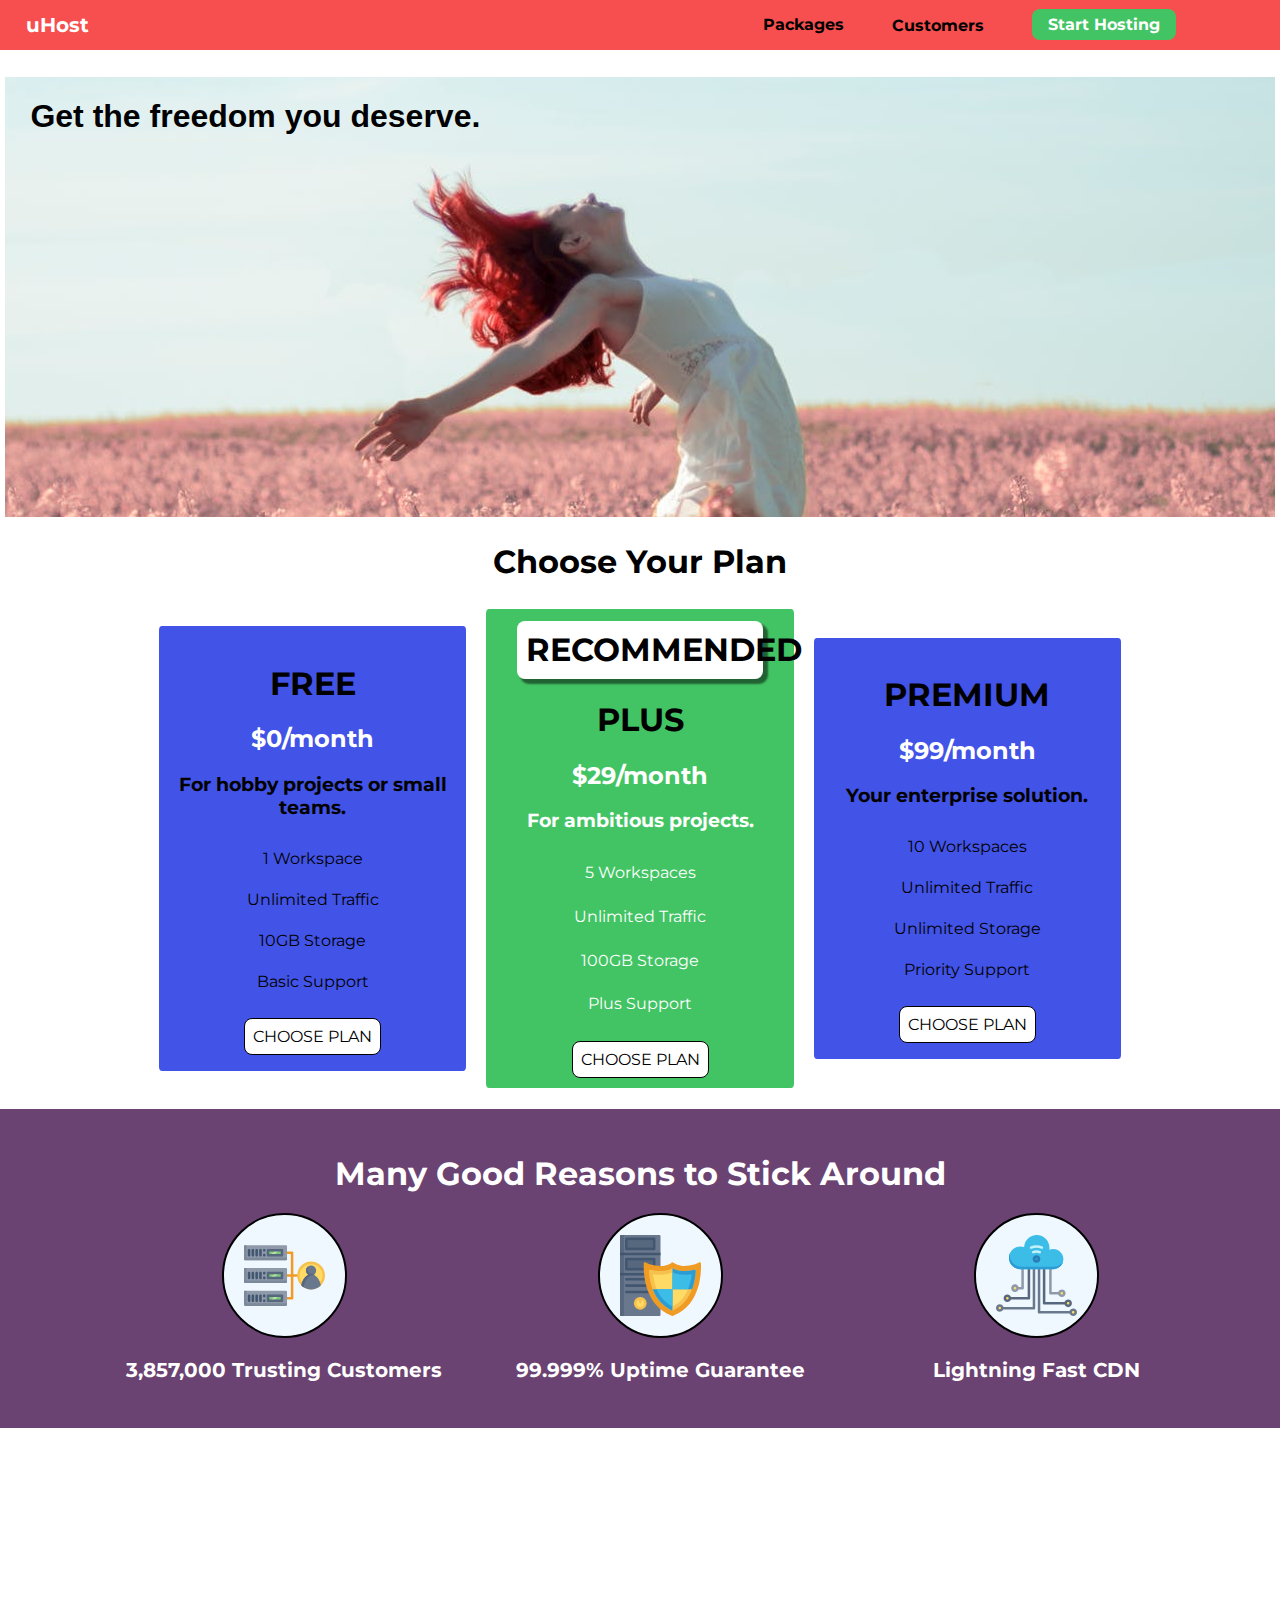
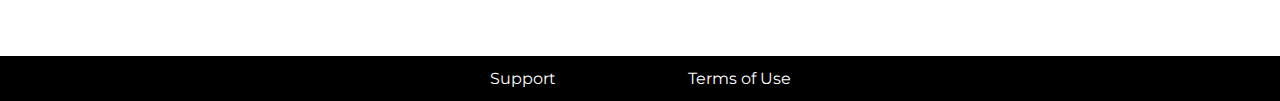
<file: index.html>
<!DOCTYPE html>
<html lang="en">

<head>
    <meta charset="UTF-8">
    <meta http-equiv="X-UA-Compatible" content="ie=edge">
    <title>uHost</title>
    <link rel="shortcut icon" href="favicon.png">
    <link href="https://fonts.googleapis.com/css?family=Anton&display=swap" rel="stylesheet">
    <link href="https://fonts.googleapis.com/css?family=Montserrat:400,700&display=swap" rel="stylesheet">
    <link rel="stylesheet" href="shared.css">
    <link rel="stylesheet" href="main.css">


</head>

<body>
    <div class="main-container">
        <header class="main-header">
            <div>
                <a class="main-header__brand" href="index.html">
                    uHost
                </a>
            </div>
            <nav class="main-nav">
                <ul class="main-nav__items">
                    <li class="main-nav__item">
                        <a href="packages/index.html">Packages</a>
                    </li>
                    <li class="main-nav__item">
                        <a href="customers/index.html">Customers</a>
                    </li>
                    <li class="main-nav__item main-nav__item--cta">
                        <a href="start-hosting/index.html">Start Hosting</a>
                    </li>
                </ul>
            </nav>
        </header>
        <main>
            <section id="product-overview">
                <h1>Get the freedom you deserve.</h1>
            </section>
            <section id="plans">
                <h1 class="section-title">Choose Your Plan</h1>
                            <div>
                                <article class="plan">
                                    <h1 class="plan__title">FREE</h1>
                                    <h2 class="plan__price">$0/month</h2>
                                    <h3>For hobby projects or small teams.</h3>
                                    <ul class="plan__features">
                                        <li>1 Workspace</li>
                                        <li>Unlimited Traffic</li>
                                        <li>10GB Storage</li>
                                        <li>Basic Support</li>
                                    </ul>
                                    <div>
                                        <button class="button">CHOOSE PLAN</button>
                                    </div>
                                </article>
                                <article class="plan plan--highlighted">
                                    <h1 class="plan__annotation">RECOMMENDED</h1>
                                    <h1 class="plan__title">PLUS</h1>
                                    <h2 class="plan__price">$29/month</h2>
                                    <h3>For ambitious projects.</h3>
                                    <ul class="plan__features">
                                        <li>5 Workspaces</li>
                                        <li>Unlimited Traffic</li>
                                        <li>100GB Storage</li>
                                        <li>Plus Support</li>
                                    </ul>
                                    <div>
                                        <button class="button highlighted-button">CHOOSE PLAN</button>
                                    </div>
                                </article>
                                <article class="plan">
                                    <h1 class="plan__title">PREMIUM</h1>
                                    <h2 class="plan__price">$99/month</h2>
                                    <h3>Your enterprise solution.</h3>
                                    <ul class="plan__features plan__features--premium">
                                        <li>10 Workspaces</li>
                                        <li>Unlimited Traffic</li>
                                        <li>Unlimited Storage</li>
                                        <li>Priority Support</li>
                                    </ul>
                                    <div>
                                        <button class="button">CHOOSE PLAN</button>
                                    </div>
                                </article>
                            </div>
            </section>
            <section id="key-features">
                <h1 class="section-title">Many Good Reasons to Stick Around</h1>
                <ul class="key-feature__list">
                    <li class="key-feature">
                        <div class="key-feature__image">
                                                    <svg viewBox="0 0 512 512">
                                                        <path style="fill:#F09B24;"
                                                            d="M344,248h-32V112c0-4.418-3.582-8-8-8h-40c-4.418,0-8,3.582-8,8s3.582,8,8,8h32v128h-32  c-4.418,0-8,3.582-8,8s3.582,8,8,8h32v128h-32c-4.418,0-8,3.582-8,8s3.582,8,8,8h40c4.418,0,8-3.582,8-8V264h32c4.418,0,8-3.582,8-8  S348.418,248,344,248z" />
                                                        <path style="fill:#8E9AA9;"
                                                            d="M264,64H8c-4.418,0-8,3.582-8,8v80c0,4.418,3.582,8,8,8h256c4.418,0,8-3.582,8-8V72  C272,67.582,268.418,64,264,64z" />
                                                        <path style="fill:#7C899B;"
                                                            d="M24,144c-4.418,0-8-3.582-8-8V64H8c-4.418,0-8,3.582-8,8v80c0,4.418,3.582,8,8,8h256  c4.418,0,8-3.582,8-8v-8H24z" />
                                                        <rect x="152" y="96" style="fill:#B8E3A8;" width="88" height="32" />
                                                        <g>
                                                            <polygon style="fill:#7EC97D;" points="152,96 152,128 166,128 198,96  " />
                                                            <polygon style="fill:#7EC97D;" points="220,96 188,128 240,128 240,96  " />
                                                        </g>
                                                        <path style="fill:#56677E;"
                                                            d="M240,136h-88c-4.418,0-8-3.582-8-8V96c0-4.418,3.582-8,8-8h88c4.418,0,8,3.582,8,8v32  C248,132.418,244.418,136,240,136z M160,120h72v-16h-72V120z" />
                                                        <g>
                                                            <path style="fill:#435670;"
                                                                d="M32,136c-4.418,0-8-3.582-8-8V96c0-4.418,3.582-8,8-8s8,3.582,8,8v32C40,132.418,36.418,136,32,136z   " />
                                                            <path style="fill:#435670;"
                                                                d="M56,136c-4.418,0-8-3.582-8-8V96c0-4.418,3.582-8,8-8s8,3.582,8,8v32C64,132.418,60.418,136,56,136z   " />
                                                            <path style="fill:#435670;"
                                                                d="M80,136c-4.418,0-8-3.582-8-8V96c0-4.418,3.582-8,8-8s8,3.582,8,8v32C88,132.418,84.418,136,80,136z   " />
                                                            <path style="fill:#435670;"
                                                                d="M104,136c-4.418,0-8-3.582-8-8V96c0-4.418,3.582-8,8-8s8,3.582,8,8v32   C112,132.418,108.418,136,104,136z" />
                                                            <path style="fill:#435670;"
                                                                d="M128,105c-4.418,0-8-3.582-8-8v-1c0-4.418,3.582-8,8-8s8,3.582,8,8v1   C136,101.418,132.418,105,128,105z" />
                                                            <path style="fill:#435670;"
                                                                d="M128,136c-4.418,0-8-3.582-8-8v-1c0-4.418,3.582-8,8-8s8,3.582,8,8v1   C136,132.418,132.418,136,128,136z" />
                                                        </g>
                                                        <path style="fill:#8E9AA9;"
                                                            d="M264,208H8c-4.418,0-8,3.582-8,8v80c0,4.418,3.582,8,8,8h256c4.418,0,8-3.582,8-8v-80  C272,211.582,268.418,208,264,208z" />
                                                        <path style="fill:#7C899B;"
                                                            d="M24,288c-4.418,0-8-3.582-8-8v-72H8c-4.418,0-8,3.582-8,8v80c0,4.418,3.582,8,8,8h256  c4.418,0,8-3.582,8-8v-8H24z" />
                                                        <rect x="152" y="240" style="fill:#B8E3A8;" width="88" height="32" />
                                                        <g>
                                                            <polygon style="fill:#7EC97D;" points="152,240 152,272 166,272 198,240  " />
                                                            <polygon style="fill:#7EC97D;" points="220,240 188,272 240,272 240,240  " />
                                                        </g>
                                                        <path style="fill:#56677E;"
                                                            d="M240,280h-88c-4.418,0-8-3.582-8-8v-32c0-4.418,3.582-8,8-8h88c4.418,0,8,3.582,8,8v32  C248,276.418,244.418,280,240,280z M160,264h72v-16h-72V264z" />
                                                        <g>
                                                            <path style="fill:#435670;"
                                                                d="M32,280c-4.418,0-8-3.582-8-8v-32c0-4.418,3.582-8,8-8s8,3.582,8,8v32C40,276.418,36.418,280,32,280   z" />
                                                            <path style="fill:#435670;"
                                                                d="M56,280c-4.418,0-8-3.582-8-8v-32c0-4.418,3.582-8,8-8s8,3.582,8,8v32C64,276.418,60.418,280,56,280   z" />
                                                            <path style="fill:#435670;"
                                                                d="M80,280c-4.418,0-8-3.582-8-8v-32c0-4.418,3.582-8,8-8s8,3.582,8,8v32C88,276.418,84.418,280,80,280   z" />
                                                            <path style="fill:#435670;"
                                                                d="M104,280c-4.418,0-8-3.582-8-8v-32c0-4.418,3.582-8,8-8s8,3.582,8,8v32   C112,276.418,108.418,280,104,280z" />
                                                            <path style="fill:#435670;"
                                                                d="M128,249c-4.418,0-8-3.582-8-8v-1c0-4.418,3.582-8,8-8s8,3.582,8,8v1   C136,245.418,132.418,249,128,249z" />
                                                            <path style="fill:#435670;"
                                                                d="M128,280c-4.418,0-8-3.582-8-8v-1c0-4.418,3.582-8,8-8s8,3.582,8,8v1   C136,276.418,132.418,280,128,280z" />
                                                        </g>
                                                        <path style="fill:#8E9AA9;"
                                                            d="M264,352H8c-4.418,0-8,3.582-8,8v80c0,4.418,3.582,8,8,8h256c4.418,0,8-3.582,8-8v-80  C272,355.582,268.418,352,264,352z" />
                                                        <path style="fill:#7C899B;"
                                                            d="M24,432c-4.418,0-8-3.582-8-8v-72H8c-4.418,0-8,3.582-8,8v80c0,4.418,3.582,8,8,8h256  c4.418,0,8-3.582,8-8v-8H24z" />
                                                        <rect x="152" y="384" style="fill:#B8E3A8;" width="88" height="32" />
                                                        <g>
                                                            <polygon style="fill:#7EC97D;" points="152,384 152,416 166,416 198,384  " />
                                                            <polygon style="fill:#7EC97D;" points="220,384 188,416 240,416 240,384  " />
                                                        </g>
                                                        <path style="fill:#56677E;"
                                                            d="M240,424h-88c-4.418,0-8-3.582-8-8v-32c0-4.418,3.582-8,8-8h88c4.418,0,8,3.582,8,8v32  C248,420.418,244.418,424,240,424z M160,408h72v-16h-72V408z" />
                                                        <g>
                                                            <path style="fill:#435670;"
                                                                d="M32,424c-4.418,0-8-3.582-8-8v-32c0-4.418,3.582-8,8-8s8,3.582,8,8v32C40,420.418,36.418,424,32,424   z" />
                                                            <path style="fill:#435670;"
                                                                d="M56,424c-4.418,0-8-3.582-8-8v-32c0-4.418,3.582-8,8-8s8,3.582,8,8v32C64,420.418,60.418,424,56,424   z" />
                                                            <path style="fill:#435670;"
                                                                d="M80,424c-4.418,0-8-3.582-8-8v-32c0-4.418,3.582-8,8-8s8,3.582,8,8v32C88,420.418,84.418,424,80,424   z" />
                                                            <path style="fill:#435670;"
                                                                d="M104,424c-4.418,0-8-3.582-8-8v-32c0-4.418,3.582-8,8-8s8,3.582,8,8v32   C112,420.418,108.418,424,104,424z" />
                                                            <path style="fill:#435670;"
                                                                d="M128,393c-4.418,0-8-3.582-8-8v-1c0-4.418,3.582-8,8-8s8,3.582,8,8v1   C136,389.418,132.418,393,128,393z" />
                                                            <path style="fill:#435670;"
                                                                d="M128,424c-4.418,0-8-3.582-8-8v-1c0-4.418,3.582-8,8-8s8,3.582,8,8v1   C136,420.418,132.418,424,128,424z" />
                                                        </g>
                                                        <path style="fill:#F7C14D;"
                                                            d="M424,168c-48.523,0-88,39.477-88,88s39.477,88,88,88s88-39.477,88-88S472.523,168,424,168z" />
                                                        <path style="fill:#FFDB66;"
                                                            d="M424,184c-39.701,0-72,32.299-72,72s32.299,72,72,72s72-32.299,72-72S463.701,184,424,184z" />
                                                        <path style="fill:#69788D;"
                                                            d="M484.893,314.16C476.393,274.588,451.922,248,424,248s-52.393,26.588-60.893,66.16  c-0.605,2.82,0.354,5.749,2.511,7.664C381.731,336.124,402.465,344,424,344s42.269-7.876,58.381-22.176  C484.539,319.909,485.498,316.98,484.893,314.16z" />
                                                        <path style="fill:#56677E;"
                                                            d="M434.053,249.171C430.768,248.403,427.411,248,424,248c-27.922,0-52.393,26.588-60.893,66.16  c-0.605,2.82,0.354,5.749,2.511,7.664c3.383,3.002,6.979,5.703,10.734,8.125C384.904,286.243,407.373,255.378,434.053,249.171z" />
                                                        <path style="fill:#69788D;"
                                                            d="M424,192c-17.645,0-32,14.355-32,32s14.355,32,32,32s32-14.355,32-32S441.645,192,424,192z" />
                                                        <path style="fill:#56677E;"
                                                            d="M432,248c-17.645,0-32-14.355-32-32c0-6.783,2.128-13.076,5.742-18.258  C397.444,203.53,392,213.138,392,224c0,17.645,14.355,32,32,32c10.862,0,20.471-5.444,26.258-13.742  C445.076,245.872,438.783,248,432,248z" />
                                                    
                                                    </svg>
                        </div>
                        <p class="key-feature__description">3,857,000 Trusting Customers</p>
                    </li>
                    <li class="key-feature">
                        <div class="key-feature__image">
                                                    <svg viewBox="0 0 512 512">
                                                        <path style="fill:#69788D;"
                                                            d="M248,0H8C3.582,0,0,3.582,0,8v496c0,4.418,3.582,8,8,8h240c4.418,0,8-3.582,8-8V8  C256,3.582,252.418,0,248,0z" />
                                                        <path style="fill:#56677E;"
                                                            d="M24,504V8c0-4.418,3.582-8,8-8H8C3.582,0,0,3.582,0,8v496c0,4.418,3.582,8,8,8h24  C27.582,512,24,508.418,24,504z" />
                                                        <g>
                                                            <rect x="0" y="112" style="fill:#435670;" width="256" height="16" />
                                                            <rect x="0" y="240" style="fill:#435670;" width="256" height="16" />
                                                        </g>
                                                        <path style="fill:#F7C14D;"
                                                            d="M128,392c-22.056,0-40,17.944-40,40s17.944,40,40,40s40-17.944,40-40S150.056,392,128,392z" />
                                                        <path style="fill:#FFDB66;"
                                                            d="M128,408c-13.233,0-24,10.767-24,24s10.767,24,24,24s24-10.767,24-24S141.233,408,128,408z" />
                                                        <path style="fill:#F7C14D;"
                                                            d="M128,392c-2.739,0-5.414,0.278-8,0.805V424c0,4.418,3.582,8,8,8c4.418,0,8-3.582,8-8v-31.195  C133.414,392.278,130.739,392,128,392z" />
                                                        <g>
                                                            <path style="fill:#435670;"
                                                                d="M216,288H40c-4.418,0-8-3.582-8-8s3.582-8,8-8h176c4.418,0,8,3.582,8,8S220.418,288,216,288z" />
                                                            <path style="fill:#435670;"
                                                                d="M216,328H40c-4.418,0-8-3.582-8-8s3.582-8,8-8h176c4.418,0,8,3.582,8,8S220.418,328,216,328z" />
                                                            <path style="fill:#435670;"
                                                                d="M216,368H40c-4.418,0-8-3.582-8-8s3.582-8,8-8h176c4.418,0,8,3.582,8,8S220.418,368,216,368z" />
                                                            <path style="fill:#435670;"
                                                                d="M216,16H40c-4.418,0-8,3.582-8,8v64c0,4.418,3.582,8,8,8h176c4.418,0,8-3.582,8-8V24   C224,19.582,220.418,16,216,16z" />
                                                        </g>
                                                        <rect x="48" y="32" style="fill:#56677E;" width="160" height="48" />
                                                        <path style="fill:#435670;"
                                                            d="M216,144H40c-4.418,0-8,3.582-8,8v64c0,4.418,3.582,8,8,8h176c4.418,0,8-3.582,8-8v-64  C224,147.582,220.418,144,216,144z" />
                                                        <rect x="48" y="160" style="fill:#56677E;" width="160" height="48" />
                                                        <path style="fill:#F09B24;"
                                                            d="M511.747,180.237c-0.194-6.537-8.107-10.107-13.135-5.894c-5.6,4.693-42.904,21.282-98.514,21.282  c-33.45,0-64.625-20.999-64.929-21.206c-2.9-1.991-6.764-1.85-9.512,0.346c-2.677,2.135-27.201,20.86-63.793,20.86  c-55.607,0-92.914-16.589-98.515-21.282c-5.028-4.211-12.941-0.645-13.135,5.894c-1.634,54.834,4.655,105.941,18.693,151.903  c12.096,39.604,29.759,74.047,52.497,102.373c27.538,34.304,62.743,59.882,104.66,76.045c3.069,1.918,6.757,1.921,9.83,0  c41.917-16.163,77.122-41.741,104.66-76.045c22.738-28.326,40.401-62.77,52.497-102.373  C507.092,286.179,513.381,235.071,511.747,180.237z" />
                                                        <path style="fill:#F7C14D;"
                                                            d="M476.21,221.226c-1.953-1.631-4.568-2.235-7.036-1.628c-21.686,5.327-44.926,8.028-69.075,8.028  c-25.926,0-49.633-8.975-64.955-16.504c-2.307-1.134-5.016-1.091-7.284,0.116c-14.059,7.477-36.919,16.388-65.994,16.388  c-24.153,0-47.394-2.701-69.075-8.028c-5.155-1.268-10.221,2.966-9.894,8.261c2.077,33.693,7.668,65.635,16.616,94.935  c22.774,74.565,66.139,126.334,128.888,153.868c2.032,0.891,4.397,0.891,6.43,0c61.777-27.107,104.716-78.876,127.62-153.868  c8.948-29.3,14.539-61.241,16.616-94.935C479.224,225.319,478.163,222.856,476.21,221.226z" />
                                                        <path style="fill:#FFDB66;"
                                                            d="M331.609,451.727c-52.604-25.289-89.304-70.987-109.144-135.944  c-6.532-21.39-11.162-44.336-13.82-68.447c17.133,2.852,34.952,4.291,53.22,4.291c29.394,0,53.376-7.793,69.978-15.561  c17.44,7.736,41.656,15.561,68.256,15.561c18.267,0,36.085-1.439,53.219-4.291c-2.659,24.112-7.288,47.06-13.82,68.448  C419.545,381.108,383.27,426.805,331.609,451.727z" />
                                                        <g>
                                                            <path style="fill:#2C9DD4;"
                                                                d="M479.066,227.858c0.157-2.539-0.903-5.002-2.856-6.633s-4.568-2.235-7.036-1.628   c-21.686,5.327-44.926,8.028-69.075,8.028c-25.926,0-49.633-8.975-64.955-16.504c-1.057-0.52-2.2-0.78-3.345-0.806l-0.072,133.351   h123.601c2.556-6.746,4.933-13.702,7.123-20.874C471.398,293.493,476.989,261.552,479.066,227.858z" />
                                                            <path style="fill:#2C9DD4;"
                                                                d="M206.658,343.667c24.153,63.42,65.028,108.108,121.743,132.995c1.031,0.452,2.147,0.673,3.263,0.666   l0.063-133.661H206.658z" />
                                                        </g>
                                                        <g>
                                                            <path style="fill:#3CBDE8;"
                                                                d="M439.497,315.783c6.532-21.389,11.161-44.336,13.82-68.448c-17.134,2.852-34.952,4.291-53.219,4.291   c-26.6,0-50.815-7.824-68.256-15.561l-0.116,107.601h97.758C433.179,334.807,436.524,325.518,439.497,315.783z" />
                                                            <path style="fill:#3CBDE8;"
                                                                d="M232.523,343.667c21.144,50.298,54.363,86.56,99.087,108.06l0.117-108.06H232.523z" />
                                                        </g>
                                                    </svg>
                        </div>
                        <p class="key-feature__description">99.999% Uptime Guarantee</p>
                    </li>
                    <li class="key-feature">
                        <div class="key-feature__image">
                                                    <svg viewBox="0 0 512 512">
                                                        <path style="fill:#8E9AA9;"
                                                            d="M168,200c-4.418,0-8,3.582-8,8v120h-17.376c-3.302-9.311-12.194-16-22.624-16  c-13.234,0-24,10.767-24,24s10.766,24,24,24c10.429,0,19.321-6.689,22.624-16H168c4.418,0,8-3.582,8-8V208  C176,203.582,172.418,200,168,200z" />
                                                        <path style="fill:#FFDB66;" d="M120,328c-4.411,0-8,3.589-8,8s3.589,8,8,8s8-3.589,8-8S124.411,328,120,328z" />
                                                        <path style="fill:#56677E;"
                                                            d="M208,200c-4.418,0-8,3.582-8,8v184H94.624C91.322,382.689,82.43,376,72,376  c-13.234,0-24,10.767-24,24s10.766,24,24,24c10.429,0,19.321-6.689,22.624-16H208c4.418,0,8-3.582,8-8V208  C216,203.582,212.418,200,208,200z" />
                                                        <path style="fill:#FFDB66;" d="M72,392c-4.411,0-8,3.589-8,8s3.589,8,8,8s8-3.589,8-8S76.411,392,72,392z" />
                                                        <path style="fill:#69788D;"
                                                            d="M240,208c-4.418,0-8,3.582-8,8v239H47.24c-2.671-10.34-12.078-18-23.24-18c-13.234,0-24,10.767-24,24  s10.766,24,24,24c9.666,0,18.009-5.747,21.809-14H240c4.418,0,8-3.582,8-8V216C248,211.582,244.418,208,240,208z" />
                                                        <path style="fill:#FFDB66;" d="M24,453c-4.411,0-8,3.589-8,8s3.589,8,8,8s8-3.589,8-8S28.411,453,24,453z" />
                                                        <path style="fill:#69788D;"
                                                            d="M488,464c-10.429,0-19.321,6.689-22.624,16H280V208c0-4.418-3.582-8-8-8s-8,3.582-8,8v280  c0,4.418,3.582,8,8,8h193.376c3.302,9.311,12.194,16,22.624,16c13.234,0,24-10.767,24-24S501.234,464,488,464z" />
                                                        <path style="fill:#FFDB66;" d="M488,480c-4.411,0-8,3.589-8,8s3.589,8,8,8s8-3.589,8-8S492.411,480,488,480z" />
                                                        <path style="fill:#56677E;"
                                                            d="M456,408c-10.429,0-19.321,6.689-22.624,16H312V208c0-4.418-3.582-8-8-8s-8,3.582-8,8v224  c0,4.418,3.582,8,8,8h129.376c3.302,9.311,12.194,16,22.624,16c13.234,0,24-10.767,24-24S469.234,408,456,408z" />
                                                        <path style="fill:#FFDB66;" d="M456,424c-4.411,0-8,3.589-8,8s3.589,8,8,8s8-3.589,8-8S460.411,424,456,424z" />
                                                        <path style="fill:#8E9AA9;"
                                                            d="M416,344c-10.429,0-19.321,6.689-22.624,16H352V208c0-4.418-3.582-8-8-8s-8,3.582-8,8v160  c0,4.418,3.582,8,8,8h49.376c3.302,9.311,12.194,16,22.624,16c13.234,0,24-10.767,24-24S429.234,344,416,344z" />
                                                        <path style="fill:#FFDB66;" d="M416,360c-4.411,0-8,3.589-8,8s3.589,8,8,8s8-3.589,8-8S420.411,360,416,360z" />
                                                        <path style="fill:#3CBDE8;"
                                                            d="M362,88c-8.741,0-17.231,1.751-25.06,5.085C337.646,88.797,338,84.43,338,80  c0-44.112-35.888-80-80-80c-42.823,0-77.895,33.816-79.909,76.149C170.393,73.415,162.244,72,154,72c-39.701,0-72,32.299-72,72  s32.299,72,72,72h208c35.29,0,64-28.71,64-64S397.29,88,362,88z" />
                                                        <path style="fill:#2C9DD4;"
                                                            d="M368,200H160c-39.701,0-72-32.299-72-72c0-5.863,0.721-11.559,2.05-17.019  C84.918,120.88,82,132.102,82,144c0,39.701,32.299,72,72,72h208c30.389,0,55.88-21.296,62.379-49.743  C413.565,186.327,392.352,200,368,200z" />
                                                        <path style="fill:#2A7DB5;"
                                                            d="M256,128c-13.234,0-24,10.767-24,24s10.766,24,24,24c13.233,0,24-10.767,24-24S269.233,128,256,128z" />
                                                        <path style="fill:#2C9DD4;"
                                                            d="M256,144c-4.411,0-8,3.589-8,8s3.589,8,8,8c4.411,0,8-3.589,8-8S260.411,144,256,144z" />
                                                        <g>
                                                            <path style="fill:#C5F1FA;"
                                                                d="M221.755,87.695c-2.994,0-5.864-1.688-7.233-4.572c-1.894-3.991-0.194-8.763,3.798-10.657   C230.157,66.849,242.834,64,256,64c13.166,0,25.844,2.849,37.68,8.466c3.992,1.895,5.692,6.666,3.798,10.657   s-6.666,5.692-10.657,3.798C277.144,82.328,266.774,80,256,80c-10.774,0-21.144,2.328-30.821,6.921   C224.072,87.446,222.904,87.695,221.755,87.695z" />
                                                            <path style="fill:#C5F1FA;"
                                                                d="M276.545,116.618c-1.148,0-2.316-0.249-3.424-0.774C267.745,113.293,261.985,112,256,112   c-5.985,0-11.745,1.293-17.121,3.844c-3.991,1.895-8.763,0.192-10.657-3.798c-1.894-3.992-0.193-8.764,3.798-10.657   C239.557,97.813,247.625,96,256,96c8.376,0,16.444,1.813,23.98,5.389c3.991,1.894,5.692,6.665,3.798,10.657   C282.41,114.93,279.539,116.618,276.545,116.618z" />
                                                        </g>
                                                    
                                                    </svg>
                        </div>
                        <p class="key-feature__description">Lightning Fast CDN</p>
                    </li>
                </ul>
            </section>
        </main>
        <footer class="main-footer">
            <nav>
                <ul class="main-footer__links">
                    <li class="main-footer__link">
                        <a href="#">Support</a>
                    </li>
                    <li class="main-footer__link">
                        <a href="#">Terms of Use</a>
                    </li>
                </ul>
            </nav>
        </footer>
    </div>
</body>

</html>
</file>
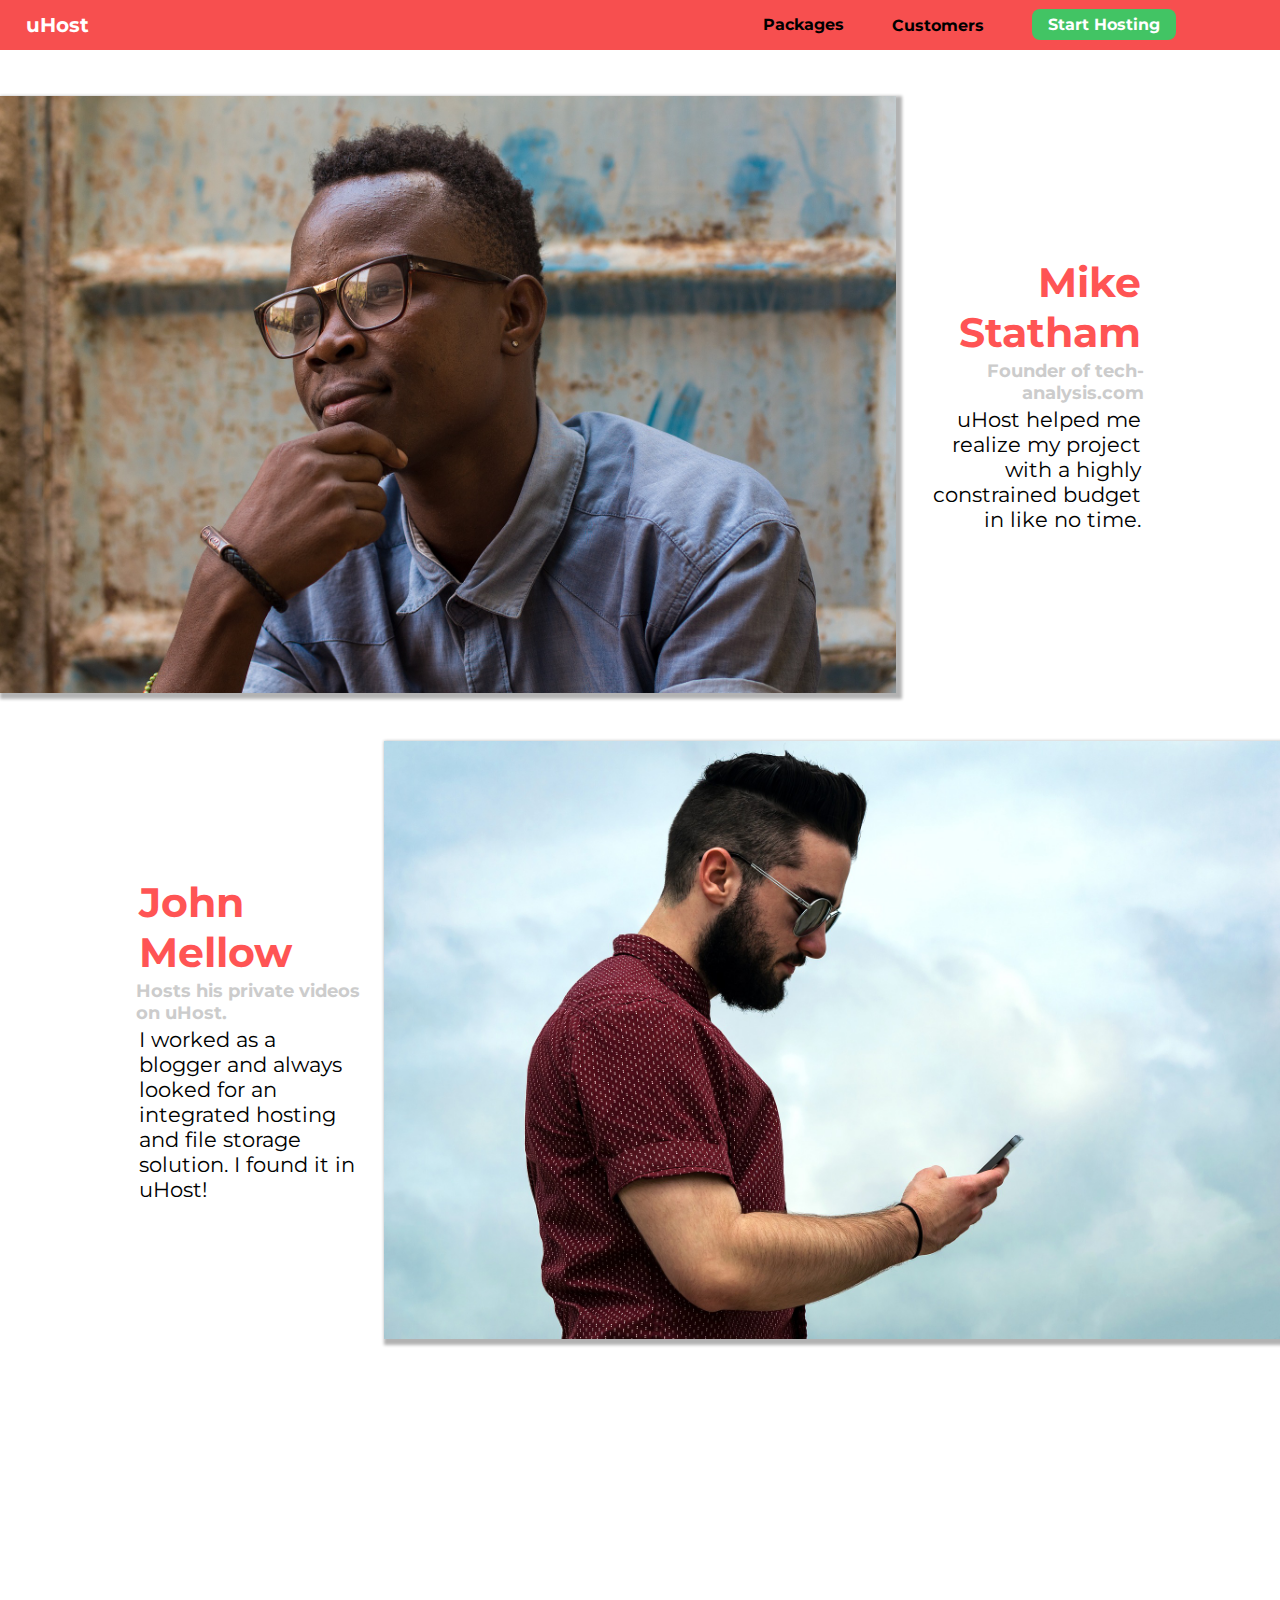
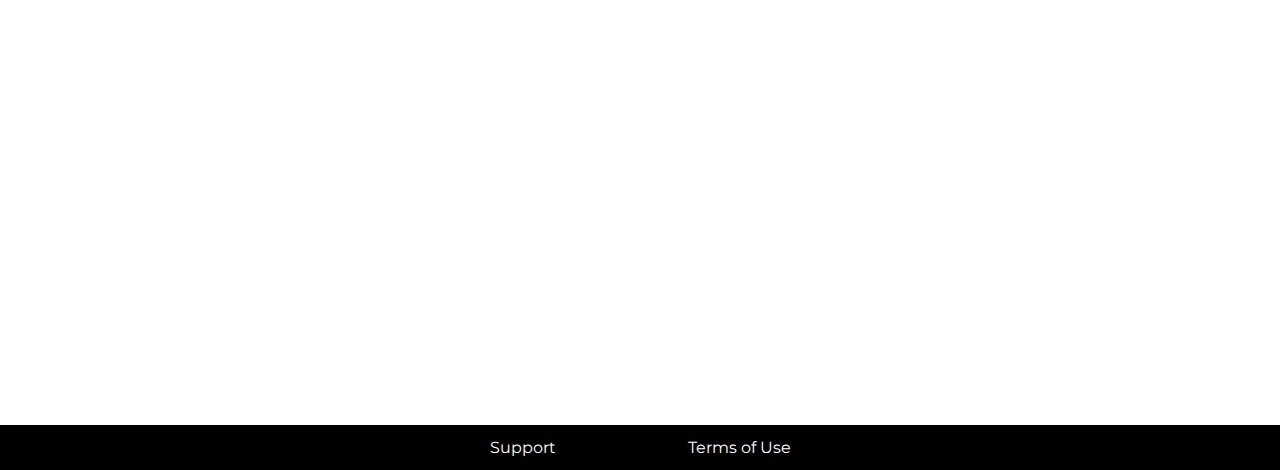
<file: customers/index.html>
<!DOCTYPE html>
<html lang="en">

<head>
    <meta charset="UTF-8">
    <meta name="viewport" content="width=device-width, initial-scale=1.0">
    <meta http-equiv="X-UA-Compatible" content="ie=edge">
    <title>uHost Customers</title>
    <link rel="shortcut icon" href="../favicon.png">
    <link href="https://fonts.googleapis.com/css?family=Anton|Montserrat:400,700" rel="stylesheet">
    <link rel="stylesheet" href="../shared.css">
    <link rel="stylesheet" href="customers.css">
</head>

<body>
    <header class="main-header">
        <div>
            <a class="main-header__brand" href="../index.html">
                uHost
            </a>
        </div>
        <nav class="main-nav">
            <ul class="main-nav__items">
                <li class="main-nav__item">
                    <a href="packages/index.html">Packages</a>
                </li>
                <li class="main-nav__item">
                    <a href="customers/index.html">Customers</a>
                </li>
                <li class="main-nav__item main-nav__item--cta">
                    <a href="start-hosting/index.html">Start Hosting</a>
                </li>
            </ul>
        </nav>
    </header>
            

    <main>
        <div>
            <div class="testimonial" id="customer-1">
                <div class="testimonial__image-container">
                    <img src="../img/customer-1.jpg" alt="Mike Statham - Customer" class="testimonial__image">
                </div>
                <div class="testimonial__info">
                    <h1 class="testimonial__name">Mike Statham</h1>
                    <h2 class="testimonial__subtitle">Founder of
                        <a href="tech-analysis.com">tech-analysis.com</a>
                    </h2>
                    <p class="testimonial__text">uHost helped me realize my project with a highly constrained budget in like no time.</p>
                </div>
            </div>
            <div class="testimonial" id="customer-2">

                <div class="testimonial__info">
                    <h1 class="testimonial__name">John Mellow</h1>
                    <h2 class="testimonial__subtitle">Hosts his private videos on uHost.
                    </h2>
                    <p class="testimonial__text">I worked as a blogger and always looked for an integrated hosting and file storage solution. I found
                        it in uHost!
                    </p>
                </div>
                <div class="testimonial__image-container">
                    <img src="../img/customer-2.jpg" alt="John Mellow - Customer" class="testimonial__image">
                </div>
            </div>
        </div>
    </main>
    <footer class="main-footer">
        <nav>
            <ul class="main-footer__links">
                <li class="main-footer__link">
                    <a href="#">Support</a>
                </li>
                <li class="main-footer__link">
                    <a href="#">Terms of Use</a>
                </li>
            </ul>
        </nav>
    </footer>
</body>

</html>
</file>
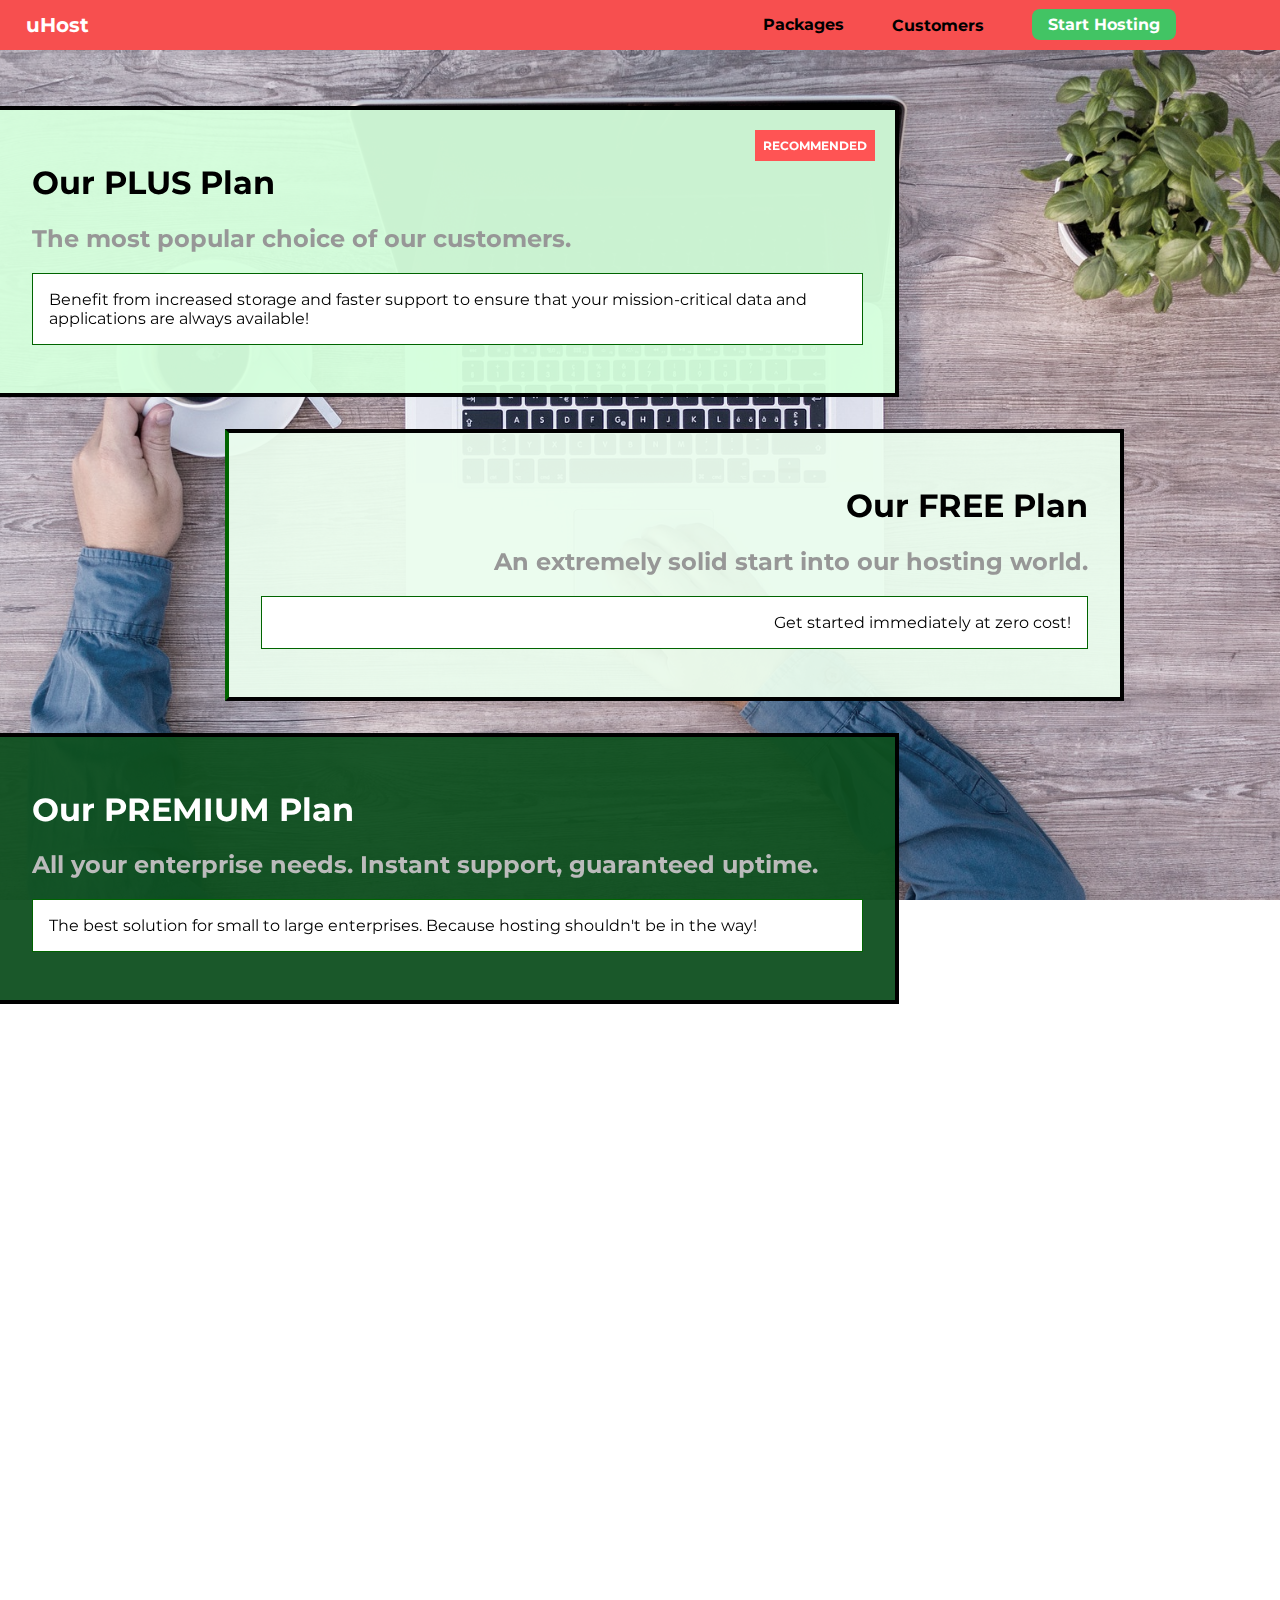
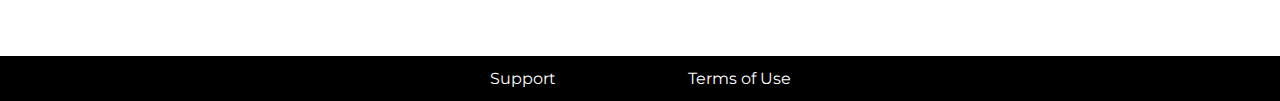
<file: packages/index.html>
<!DOCTYPE html>
<html lang="en">

<head>
  <meta charset="UTF-8">
  <meta http-equiv="X-UA-Compatible" content="ie=edge">
  <title>uHost</title>
  <link rel="shortcut icon" href="favicon.png">
  <link href="https://fonts.googleapis.com/css?family=Anton&display=swap" rel="stylesheet">
  <link href="https://fonts.googleapis.com/css?family=Montserrat:400,700&display=swap" rel="stylesheet">
  <link rel="stylesheet" href="../shared.css">
  <link rel="stylesheet" href="packages.css">
</head>

<body>
  <div class="background"></div>
  <div class="main-container">
    <header class="main-header">
      <div>
        <a class="main-header__brand" href="../index.html">
          uHost
        </a>
      </div>
      <nav class="main-nav">
        <ul class="main-nav__items">
          <li class="main-nav__item">
            <a href="index.html">Packages</a>
          </li>
          <li class="main-nav__item">
            <a href="../customers/index.html">Customers</a>
          </li>
          <li class="main-nav__item main-nav__item--cta">
            <a href="../start-hosting/index.html">Start Hosting</a>
          </li>
        </ul>
      </nav>
    </header>
    <main>
              <section  class="package" id="plus">
                <a href="#">
                  <h1 class="package__title">Our PLUS Plan</h1>
                  <h2 class="package__badge">RECOMMENDED</h2>
                  <h2 class="package__subtitle">The most popular choice of our customers.</h2>
                  <p class="package__description">Benefit from increased storage and faster support to ensure that your mission-critical data and applications
                    are always available!</p>
                </a>
              </section >
              <section class="package" id="free">
                <a href="#">
                  <h1 class="package__title">Our FREE Plan</h1>
                  <h2 class="package__subtitle">An extremely solid start into our hosting world.</h2>
                  <p class="package__description">Get started immediately at zero cost!</p>
                </a>
              </section>
              <div class="clearfix"></div>
              <section class="package" id="premium">
                <a href="#">
                  <h1 class="package__title">Our PREMIUM Plan</h1>
                  <h2 class="package__subtitle">All your enterprise needs. Instant support, guaranteed uptime. </h2>
                  <p class="package__description">The best solution for small to large enterprises. Because hosting shouldn't be in the way!</p>
                </a>
              </section>
    </main>
    <footer class="main-footer">
      <nav>
        <ul class="main-footer__links">
          <li class="main-footer__link">
            <a href="#">Support</a>
          </li>
          <li class="main-footer__link">
            <a href="#">Terms of Use</a>
          </li>
        </ul>
      </nav>
    </footer>
  </div>
</body>

</html>
</file>
<file: shared.css>
* {
  box-sizing: border-box;
}

 html, body, main {
  height: 100%;
  position: relative;  
}

body {
   font-family: 'Montserrat', sans-serif;
   background-color: white;
   margin: 0;
   /* height: 100%; */
 }
.main-header {
   background-color: rgba(247, 79, 79);
   width: 100%;
   position: fixed;
   padding: 1% 2%;
   z-index: 1;
   top: 0;   
 }

 .main-header > div {
   display: inline-block;
 }

 .main-nav {
   display: inline-block;
   width: 100%;
   text-align: right;
   width: calc(100% - 10%);
   vertical-align: middle;
 }

 .main-header__brand {
   color: white;
   text-decoration: none;
   font-weight: bold;
   font-size: 20px;
   vertical-align: middle;
 }

 .main-nav__items {
   padding: 0;
   margin: 0;
   list-style: none;   
 }

.main-nav__item {
  display: inline-block;
  margin: 0 2%;
  font-weight: bold;  
}

.main-nav__item > a {
  color: black;
  text-decoration: none;
  padding: 5% 0;  
}

.main-nav__item > a:hover,
.main-nav__item > a:active {
  color: white;
  border-bottom: 3px solid white;
}

.main-nav__item--cta a {
  color: white;
  background-color: rgb(66, 196, 100);
  padding: 6px 16px;
  border-radius: 8px;  
}

.main-nav__item--cta a:hover,
.main-nav__item--cta a:active {
  color: rgb(66, 196, 100);
  background-color: white;
  border: none;
}

.main-footer__links {
  list-style: none;  
  margin: 0;
  padding: 0;
  text-align: center;  
}

.main-footer__link {
  display: inline-block;
  margin: 0 5%;
  padding: 1% 0;
  padding: 1% 0;
}

.main-footer__link a {
  color: white;
  text-decoration: none;
}

.main-footer__link a:hover,
.main-footer__link a:active {
color: red;
}

.button {
  color: black;
  background-color: white;
  border: 1.5px solid black;  
  font: inherit;  
  padding: 8px;
  border-radius: 8px;
  cursor: pointer;
}

.button:hover,
.button:active {
  background-color: black;
  color: white;
  border: 1.5px solid rgb(248, 250, 248);
}

.button:focus {
  outline: none;
}

.highlighted-button {
  margin-bottom: 3.8%;
}
</file>
<file: main.css>
main {
  position: absolute;
  top: 8%;
  width:100%;
}

#product-overview {
  border: 5px solid white;
  display: block;
  /* background: black; */
  width: 100%;
  height: 50vh;
  background: url("freedom.jpeg");
  /* background-size: ; */
  /* background-repeat: no-repeat; */
  background-position: 40% 70%;
}

#product-overview h1 {
  color: black;
  font-family: sans-serif;  
  margin-left: 2%;
}

#plans {
  margin-bottom: 1%;
}

#plans div {
  margin: auto;
  width: 80%;  
  text-align: center;  
}

#plans h1 {
  color: black;
}

.plan {
  background-color: rgb(66, 83, 231);
  text-align: center;
  padding: 16px;
  margin: 8px;
  display: inline-block;
  width: 30%;
  vertical-align: middle;
  border-radius: 1%;
}

.plan--highlighted {
  background-color: rgb(66, 196, 100);
  color: white;
  box-shadow: 4px 1px 6px 1px rgba(255, 255, 255, 0.767);
  height: 70%;
  border-radius: 1%;  
}

.plan__annotation {
  padding: 3%;
  width: 80%;
  margin: 4% auto;
  background-color: white;
  color: rgb(0, 0, 0);
  box-shadow: 4px 4px 2px 1px rgba(0, 0, 0, 0.5);
  border-radius: 8px;
}

.plan__title {
  color: black;
}

.plan__price {
  color: white;
}

.plan--highlighted,
.plan__features {
  padding: 0;
  list-style: none;
}

.plan__features li {
  padding: 4% 0;
}

.section-title {
  color: white;
  margin: 20px;
  text-align: center;
}

#key-features {
  background-color: rgba(56, 3, 66, 0.747);
  padding-bottom: 0.8%;
  width: 100%; 
  position: absolute;
}

#key-features .section-title {
  padding-top: 2%;
}

.key-feature__list {
  list-style: none;
  text-align: center;
}

.key-feature {
  display: inline-block;
  width: 30%;
}

.key-feature__image {
 background-color: aliceblue; 
 width: 125px;
 height: 125px;
 border: 2px solid black;
 border-radius: 50%;
 margin: 0 auto;
 padding: 20px;
}

.key-feature__description {
  text-align: center;
  font-weight: bold;
  font-size: 20px;
  color: white;
}

.main-footer {
  background-color: black;
  display: inline-block;
  position: absolute;
  width: 100%;
  position: absolute;
  bottom: -89%;
}
</file>
<file: customers/customers.css>
main{
  position: absolute;
}

.testimonial {
    font-size: 20.5px;
    margin: 48px 0;
  }
  
  .testimonial__list {
    width: 80%;
    margin: auto;
  }
  
  .testimonial:first-of-type {
    margin-top: 96px;
  }

  .testimonial__image-container {
    width: 70%;
    display: inline-block;
    vertical-align: middle;
    box-shadow: 3px 3px 3px 3px rgba(0,0,0,.3);
  }

  .testimonial__image {
    width: 100%;
    vertical-align: top;
  }
  
  .testimonial__info {
    text-align: right;
    padding: 14px;
    display: inline-block;
    vertical-align: middle;
    width: 20%;
  }
  
  #customer-2.testimonial {
    text-align: right;
  }
  
  #customer-2 .testimonial__info {
    text-align: left;
  }
  
  .testimonial__name {
    margin: 3px;
    color: #ff5454;
  }
  
  .testimonial__subtitle {
    margin: 0;
    font-size: 18px;
    color: #ccc;
  }
  
  .testimonial__subtitle a {
    color: inherit;
    text-decoration: none;
  }
  
  .testimonial__subtitle a:hover,
  .testimonial__subtitle a:active {
    color: #7a7a7a;
  }
  
  .testimonial__text {
    margin: 3px;
  }
  
  .main-footer {
  background-color: black;
  display: inline-block;
  position: absolute;
  width: 100%;
  position: absolute;
  bottom: -130%;
}
</file>
<file: packages/packages.css>
html {
  position: relative;
}

main {
  position: absolute;
  top: 10%;
}

.background {
  background: url("../img/plans-background.jpg") center/cover;
  filter: grayscale(40%);
  width: 100%;
  height: 100%;
  position: fixed;
  z-index: -1;

}

.package {
  width: 80%;
  margin: 16px 0;
  border: 4px solid black;
  border-left: none;
  position: relative;
}

.package a {
  text-decoration: none;
  color: inherit;
  display: block;
  padding: 32px;
}

.package__badge {
  position: absolute;
  top: 0;
  right: 0;
  margin: 20px;
  font-size: 12px;
  color: white;
  background-color: #ff5454;
  padding: 8px;

}

.package:hover,
.package:active {
  box-shadow: 2px 2px 4px rgba(0, 0, 0, 0.5);
  border-color: #ff5454;
}


.package__subtitle {
  color: #979797;
}

.package__description {
  padding: 16px;
  border: 1px solid darkgreen;
  background: white;
}

.clearfix {
  clear: both;
}

#plus {
  background: rgba(213, 255, 220, 0.95);
}

#free {
  background: rgba(234, 252, 237, 0.95);
  float: right;
  /* border-right: none; */
  border-left: 4px solid darkgreen;
  text-align: right;
}

#free:hover,
#free:active {
  border-color: #ff5454;
}

#premium {
  background: rgba(14, 79, 31, 0.95);
}

#premium .package__title {
  color: white;
  
}

#premium .package__subtitle {
  color: #bbb;
}

.main-footer {
  background-color: black;
  display: inline-block;
  position: absolute;
  width: 100%;
  position: absolute;
  bottom: -89%;
}
</file>
